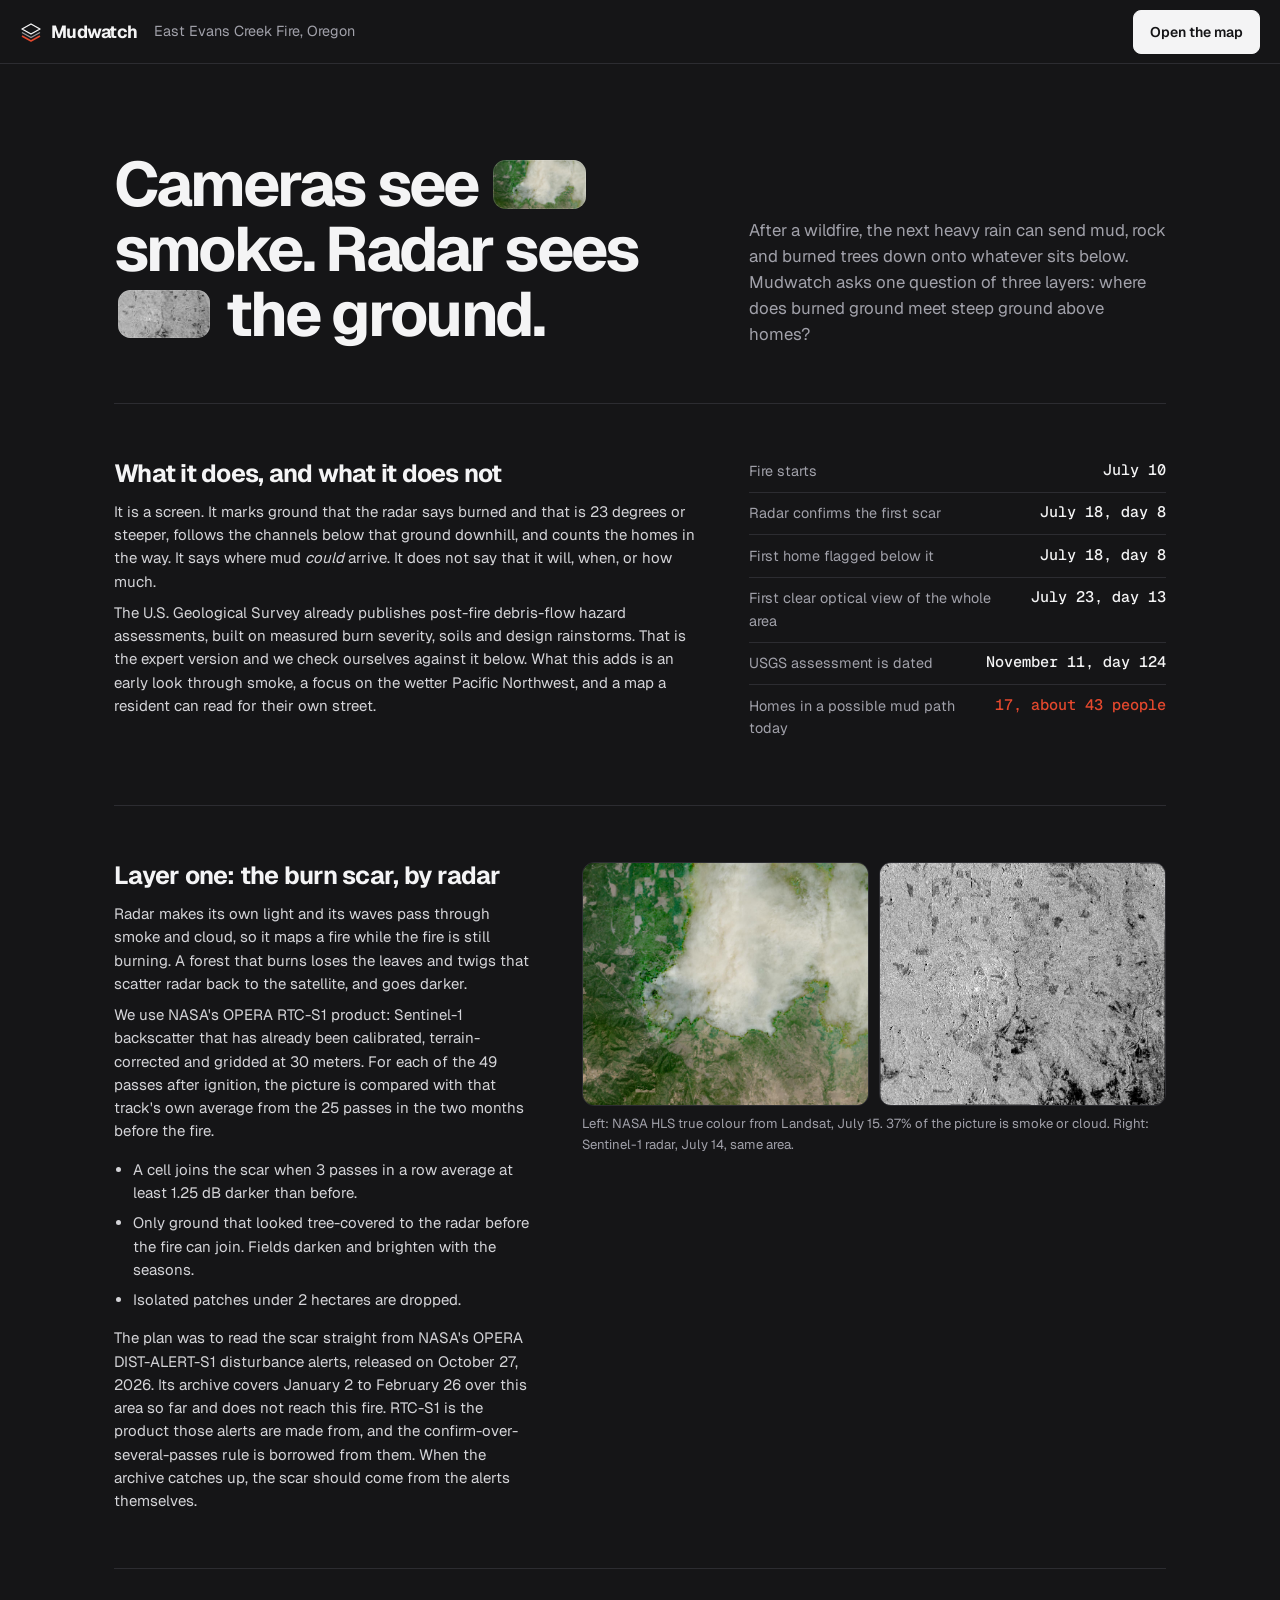
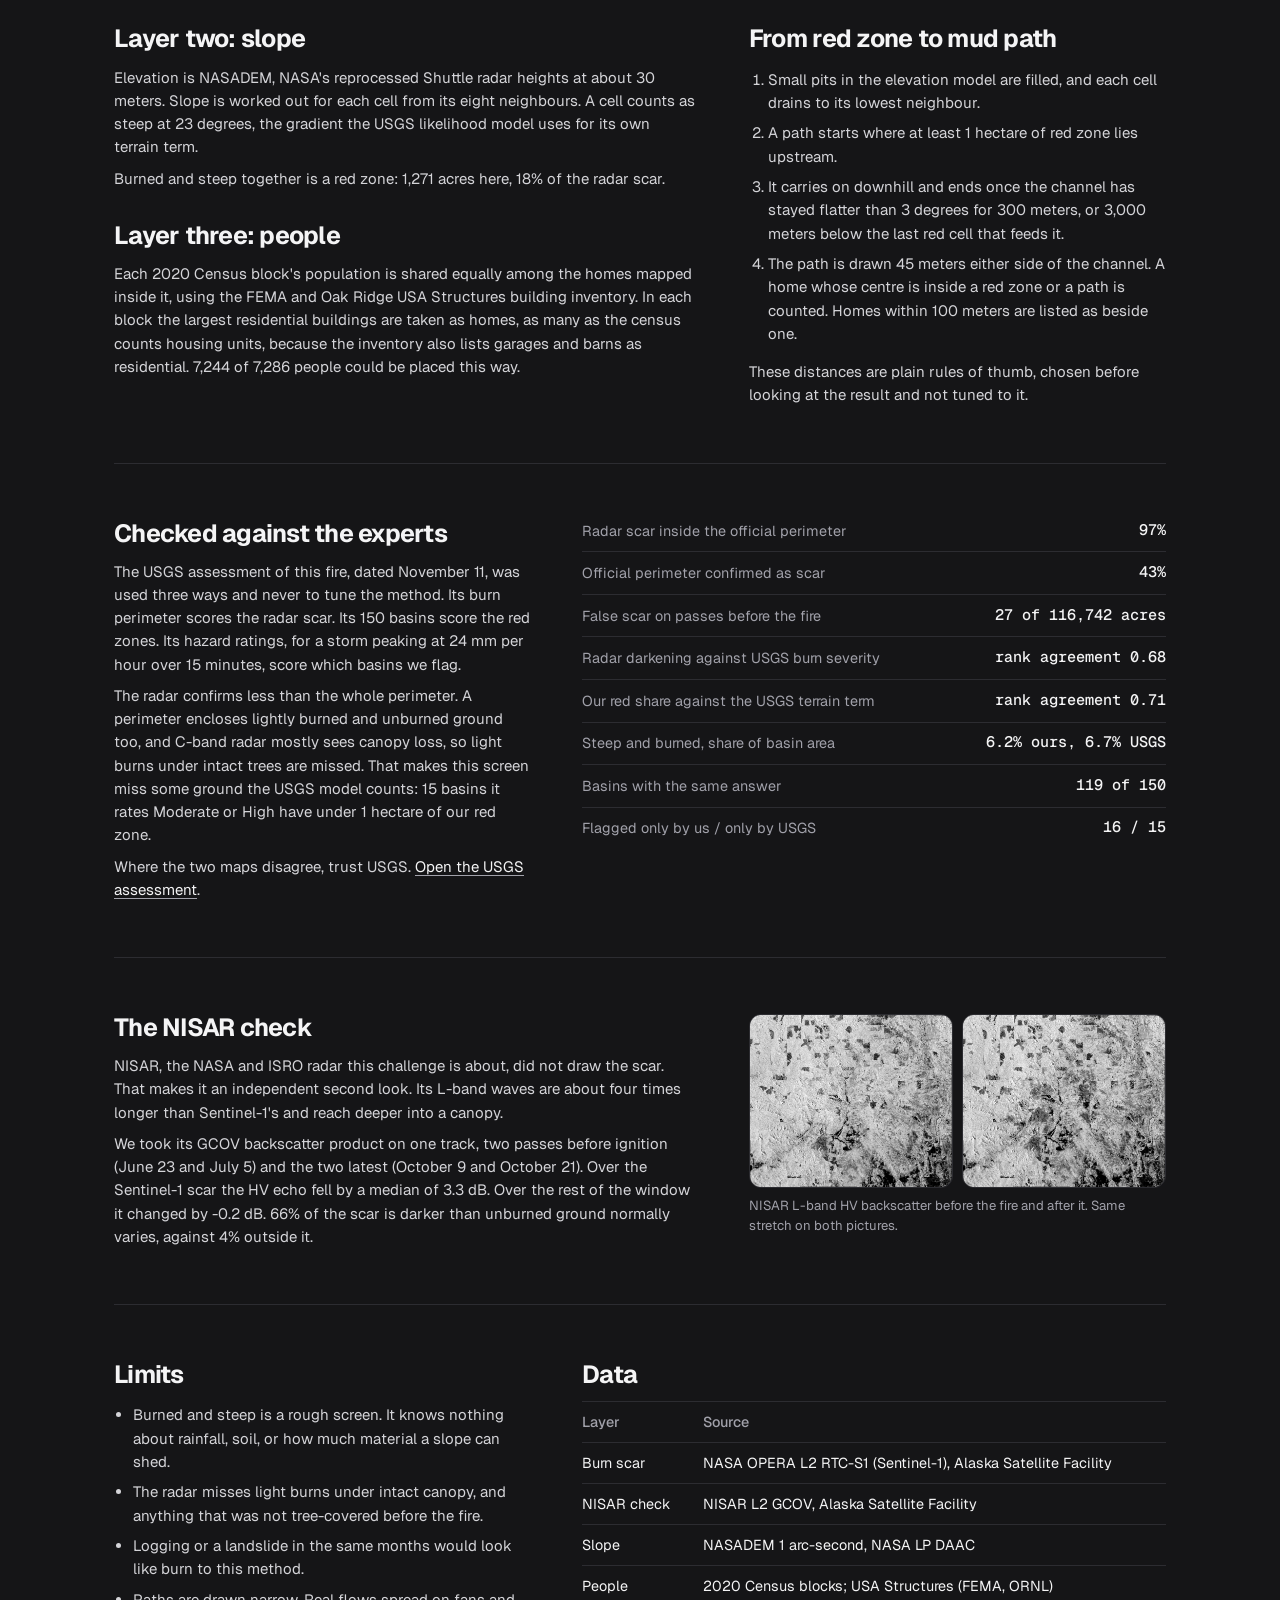
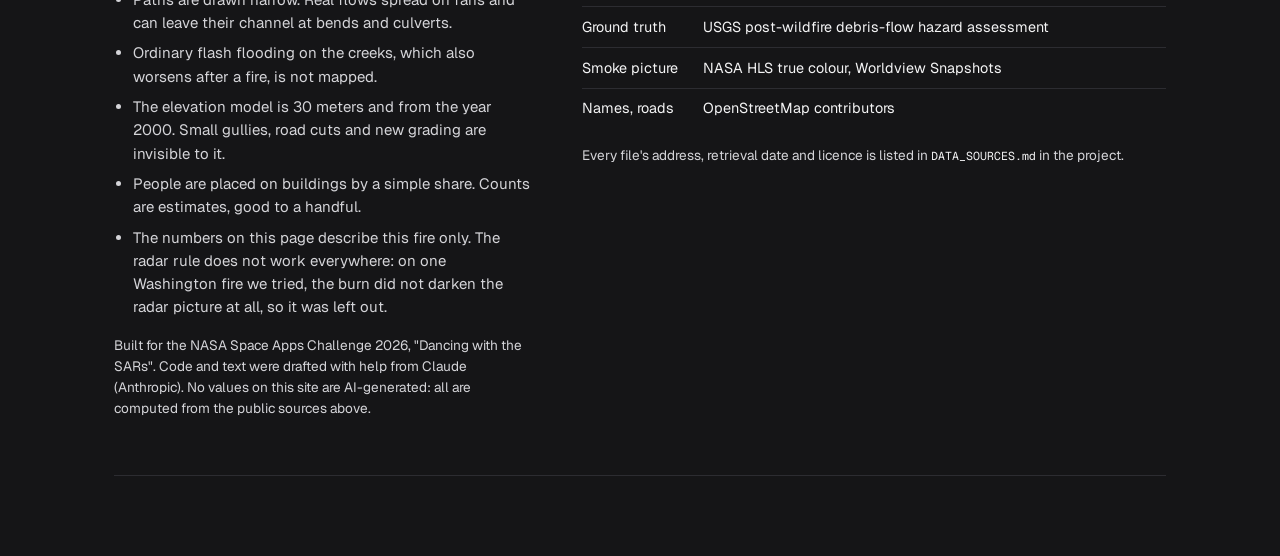
<file: site/methods.html>
<!doctype html>
<html lang="en">
<head>
<meta charset="utf-8">
<meta name="viewport" content="width=device-width, initial-scale=1">
<title>How Mudwatch works</title>
<meta name="description" content="The data, the method and the limits behind Mudwatch.">
<link rel="preconnect" href="https://fonts.googleapis.com">
<link rel="preconnect" href="https://fonts.gstatic.com" crossorigin>
<link href="https://fonts.googleapis.com/css2?family=Geist:wght@400;500;600;700&family=Geist+Mono:wght@400;500;600&display=swap" rel="stylesheet">
<link href="styles.css?v=20261115d" rel="stylesheet">
<style>
  body { display: block; height: auto; background: var(--sheet); }
  .doc { max-width: 1100px; margin: 0 auto; padding: 0 1.5rem 5rem; }
  .lead { display: grid; grid-template-columns: 7fr 5fr; gap: clamp(1.5rem, 4vw, 4rem); align-items: end; padding: clamp(2.5rem, 7vw, 5.5rem) 0 clamp(2rem, 5vw, 3.5rem); border-bottom: 1px solid var(--seam); }
  .lead h1 { font-size: clamp(2.1rem, 5.2vw, 3.9rem); line-height: 1.04; letter-spacing: -0.045em; }
  /* Pictures at type height, set between the words they belong to */
  .chip { display: inline-block; height: 0.78em; aspect-ratio: 1.9; border-radius: 0.2em; background-size: cover; background-position: 50% 40%; vertical-align: -0.04em; margin: 0 0.06em; box-shadow: inset 0 0 0 1px rgba(255, 255, 255, 0.14); }
  .lead p { color: var(--ash); font-size: 1.05rem; max-width: 40ch; margin: 0; }
  .row { display: grid; grid-template-columns: 7fr 5fr; gap: clamp(1.5rem, 4vw, 4rem); padding: clamp(2rem, 5vw, 3.5rem) 0; border-bottom: 1px solid var(--seam); align-items: start; }
  .row.flip { grid-template-columns: 5fr 7fr; }
  .row.flip > :first-child { order: 2; }
  .row h2 { font-size: 1.55rem; font-weight: 700; letter-spacing: -0.03em; margin: 0 0 0.8rem; }
  .row p, .row li { max-width: 62ch; color: #d4d4d8; }
  .row ol, .row ul { padding-left: 1.2rem; }
  .row li { margin-top: 0.45rem; }
  .row figure { margin: 0; }
  .row figure img { display: block; width: 100%; border-radius: 12px; border: 1px solid var(--seam); background: var(--soot); }
  .pair { display: grid; grid-template-columns: 1fr 1fr; gap: 0.6rem; }
  figcaption { font-size: 0.82rem; color: var(--ash); margin-top: 0.5rem; }
  .nums { margin: 0; padding: 0; }
  .nums div { display: grid; grid-template-columns: 1fr auto; gap: 1rem; padding: 0.6rem 0; border-top: 1px solid var(--seam); }
  .nums div:first-child { border-top: 0; padding-top: 0; }
  .nums dt { color: var(--ash); font-size: 0.9rem; }
  .nums dd { margin: 0; font: 500 0.95rem var(--mono); text-align: right; white-space: nowrap; }
  .nums dd.hot { color: var(--cinder); }
  table { border-collapse: collapse; width: 100%; font-size: 0.9rem; }
  th { color: var(--ash); font-weight: 500; }
  th, td { text-align: left; vertical-align: top; padding: 0.55rem 0.9rem 0.55rem 0; border-top: 1px solid var(--seam); }
  code { font: 0.85em var(--mono); color: var(--bone); }
  @media (max-width: 767px) {
    .lead, .row, .row.flip { grid-template-columns: 1fr; }
    .row.flip > :first-child { order: 0; }
    .chip { display: none; }
  }
</style>
</head>
<body>
<header class="top">
  <a class="brand" href="./"><svg viewBox="0 0 22 22" width="22" height="22" aria-hidden="true"><path d="M11 3 20 8l-9 5-9-5z" fill="none" stroke="currentColor" stroke-width="1.4" stroke-linejoin="round"/><path d="m2 11.5 9 5 9-5" fill="none" stroke="currentColor" stroke-width="1.4" stroke-linejoin="round" opacity=".6"/><path d="m2 15 9 5 9-5" fill="none" stroke="#e5482d" stroke-width="1.6" stroke-linejoin="round"/></svg>Mudwatch</a>
  <span class="place" id="place"></span>
  <nav class="top-actions"><a class="btn btn-solid" id="back" href="./">Open the map</a></nav>
</header>

<main class="doc" id="doc"><p class="lede" style="padding:3rem 0">Loading the method…</p></main>

<script>
(async function () {
  const fmt = (n) => Math.round(n).toLocaleString("en-US");
  const pct = (x) => Math.round(x * 100) + "%";
  const acres = (km2) => fmt(km2 * 247.105);
  const M = ["January", "February", "March", "April", "May", "June", "July", "August", "September", "October", "November", "December"];
  const day = (iso) => `${M[+iso.slice(5, 7) - 1]} ${+iso.slice(8, 10)}`;
  const between = (a, b) => Math.round((Date.parse(b) - Date.parse(a)) / 864e5);
  const fires = await fetch("data/fires.json").then((r) => r.json());
  const asked = new URLSearchParams(location.search).get("fire");
  const fid = fires.some((f) => f.id === asked) ? asked : fires[0].id;
  const D = `data/${fid}/`;
  const f = await fetch(D + "fire.json").then((r) => r.json());
  const d = f.dates, k = f.scar_check, m = f.scar_method, r = f.rule, t = f.totals, C = f.usgs_check, N = f.nisar && f.nisar.ok ? f.nisar : null, O = f.optical && f.optical.ok ? f.optical : null, P = f.people;
  document.getElementById("place").textContent = f.name;
  document.getElementById("back").href = "./?fire=" + fid;
  document.title = `How Mudwatch works: ${f.short_name}`;
  const row = (dt, dd, hot) => `<div><dt>${dt}</dt><dd${hot ? ' class="hot"' : ""}>${dd}</dd></div>`;

  document.getElementById("doc").innerHTML = `
  <section class="lead">
    <h1>Cameras see ${O ? `<span class="chip" style="background-image:url(${D}optical.jpg)" role="img" aria-label="Optical satellite picture of the smoke plume"></span>` : ""} smoke. Radar sees ${f.radar_picture ? `<span class="chip" style="background-image:url(${D}radar.png)" role="img" aria-label="Radar picture of the same hills"></span>` : ""} the ground.</h1>
    <p>After a wildfire, the next heavy rain can send mud, rock and burned trees down onto whatever sits below. Mudwatch asks one question of three layers: where does burned ground meet steep ground above homes?</p>
  </section>

  <section class="row">
    <div>
      <h2>What it does, and what it does not</h2>
      <p>It is a screen. It marks ground that the radar says burned and that is ${r.steep_deg} degrees or steeper, follows the channels below that ground downhill, and counts the homes in the way. It says where mud <em>could</em> arrive. It does not say that it will, when, or how much.</p>
      <p>The U.S. Geological Survey already publishes post-fire debris-flow hazard assessments, built on measured burn severity, soils and design rainstorms. That is the expert version and we check ourselves against it below. What this adds is an early look through smoke, a focus on the wetter Pacific Northwest, and a map a resident can read for their own street.</p>
    </div>
    <dl class="nums">
      ${row("Fire starts", day(d.ignition))}
      ${row("Radar confirms the first scar", `${day(d.first_scar)}, day ${between(d.ignition, d.first_scar)}`)}
      ${row("First home flagged below it", `${day(d.first_home)}, day ${between(d.ignition, d.first_home)}`)}
      ${O && O.first_clear_view ? row("First clear optical view of the whole area", `${day(O.first_clear_view)}, day ${between(d.ignition, O.first_clear_view)}`) : ""}
      ${row("USGS assessment is dated", `${day(d.usgs_assessment)}, day ${between(d.ignition, d.usgs_assessment)}`)}
      ${row("Homes in a possible mud path today", `${t.homes_in_zone}, about ${t.people_in_zone} people`, true)}
    </dl>
  </section>

  <section class="row flip">
    <figure>
      <div class="pair">${O ? `<img src="${D}optical.jpg" alt="True-colour satellite picture with a smoke plume covering the fire" loading="lazy">` : ""}${f.radar_picture ? `<img src="${D}radar.png" alt="Radar picture of the same area with the terrain fully visible" loading="lazy">` : ""}</div>
      <figcaption>${O ? `Left: NASA HLS true colour from ${O.satellite}, ${day(O.date)}. ${pct(O.haze_share)} of the picture is smoke or cloud.` : ""} ${f.radar_picture ? `Right: Sentinel-1 radar, ${day(f.radar_picture.date)}, same area.` : ""}</figcaption>
    </figure>
    <div>
      <h2>Layer one: the burn scar, by radar</h2>
      <p>Radar makes its own light and its waves pass through smoke and cloud, so it maps a fire while the fire is still burning. A forest that burns loses the leaves and twigs that scatter radar back to the satellite, and goes darker.</p>
      <p>We use NASA's OPERA RTC-S1 product: Sentinel-1 backscatter that has already been calibrated, terrain-corrected and gridded at 30 meters. For each of the ${f.timeline.length} passes after ignition, the picture is compared with that track's own average from the ${f.passes_before} passes in the two months before the fire.</p>
      <ul>
        <li>A cell joins the scar when ${m.looks} passes in a row average at least ${m.drop_db} dB darker than before.</li>
        <li>Only ground that looked tree-covered to the radar before the fire can join. Fields darken and brighten with the seasons.</li>
        <li>Isolated patches under ${m.min_patch_ha} hectares are dropped.</li>
      </ul>
      <p>${f.dist && !f.dist.available_for_fire ? `The plan was to read the scar straight from NASA's OPERA DIST-ALERT-S1 disturbance alerts, released on October 27, 2026. Its archive covers ${day(f.dist.first_date)} to ${day(f.dist.last_date)} over this area so far and does not reach this fire. RTC-S1 is the product those alerts are made from, and the confirm-over-several-passes rule is borrowed from them. When the archive catches up, the scar should come from the alerts themselves.` : ""}</p>
    </div>
  </section>

  <section class="row">
    <div>
      <h2>Layer two: slope</h2>
      <p>Elevation is NASADEM, NASA's reprocessed Shuttle radar heights at about 30 meters. Slope is worked out for each cell from its eight neighbours. A cell counts as steep at ${r.steep_deg} degrees, the gradient the USGS likelihood model uses for its own terrain term.</p>
      <p>Burned and steep together is a red zone: ${acres(t.red_km2)} acres here, ${pct(t.steep_share_of_scar)} of the radar scar.</p>
      <h2 style="margin-top:2rem">Layer three: people</h2>
      <p>Each 2020 Census block's population is shared equally among the homes mapped inside it, using the FEMA and Oak Ridge USA Structures building inventory. In each block the largest residential buildings are taken as homes, as many as the census counts housing units, because the inventory also lists garages and barns as residential. ${fmt(P.people_placed_on_homes)} of ${fmt(P.block_population)} people could be placed this way.</p>
    </div>
    <div>
      <h2>From red zone to mud path</h2>
      <ol>
        <li>Small pits in the elevation model are filled, and each cell drains to its lowest neighbour.</li>
        <li>A path starts where at least ${r.min_source_ha} hectare of red zone lies upstream.</li>
        <li>It carries on downhill and ends once the channel has stayed flatter than ${r.runout_stop_deg} degrees for ${r.runout_flat_m} meters, or ${fmt(r.runout_max_m)} meters below the last red cell that feeds it.</li>
        <li>The path is drawn ${r.path_half_width_m} meters either side of the channel. A home whose centre is inside a red zone or a path is counted. Homes within ${r.near_path_m} meters are listed as beside one.</li>
      </ol>
      <p>These distances are plain rules of thumb, chosen before looking at the result and not tuned to it.</p>
    </div>
  </section>

  <section class="row flip">
    <dl class="nums">
      ${row("Radar scar inside the official perimeter", pct(k.share_of_scar_inside_perimeter))}
      ${row("Official perimeter confirmed as scar", pct(k.share_of_perimeter_detected))}
      ${row("False scar on passes before the fire", `${acres(k.prefire_false_alarm_km2)} of ${acres(k.window_km2)} acres`)}
      ${row("Radar darkening against USGS burn severity", `rank agreement ${C.radar_vs_severity.spearman.toFixed(2)}`)}
      ${row("Our red share against the USGS terrain term", `rank agreement ${C.red_vs_terrain.spearman.toFixed(2)}`)}
      ${row("Steep and burned, share of basin area", `${(C.mean_red_share * 100).toFixed(1)}% ours, ${(C.mean_terrain_term * 100).toFixed(1)}% USGS`)}
      ${row("Basins with the same answer", `${C.table.both + C.table.neither} of ${C.n_basins}`)}
      ${row("Flagged only by us / only by USGS", `${C.table.only_ours} / ${C.table.only_usgs}`)}
    </dl>
    <div>
      <h2>Checked against the experts</h2>
      <p>The USGS assessment of this fire, dated ${day(d.usgs_assessment)}, was used three ways and never to tune the method. Its burn perimeter scores the radar scar. Its ${C.n_basins} basins score the red zones. Its hazard ratings, for a storm peaking at ${C.design_storm_mm_h} mm per hour over 15 minutes, score which basins we flag.</p>
      <p>The radar confirms less than the whole perimeter. A perimeter encloses lightly burned and unburned ground too, and C-band radar mostly sees canopy loss, so light burns under intact trees are missed. That makes this screen miss some ground the USGS model counts: ${C.table.only_usgs} basins it rates Moderate or High have under ${r.min_source_ha} hectare of our red zone.</p>
      <p>Where the two maps disagree, trust USGS. <a href="${f.usgs.sciencebase_url}" target="_blank" rel="noopener">Open the USGS assessment</a>.</p>
    </div>
  </section>

  ${N ? `<section class="row">
    <div>
      <h2>The NISAR check</h2>
      <p>NISAR, the NASA and ISRO radar this challenge is about, did not draw the scar. That makes it an independent second look. Its L-band waves are about four times longer than Sentinel-1's and reach deeper into a canopy.</p>
      <p>We took its GCOV backscatter product on one track, two passes before ignition (${N.before_dates.map(day).join(" and ")}) and the two latest (${N.after_dates.map(day).join(" and ")}). Over the Sentinel-1 scar the HV echo fell by a median of ${Math.abs(N.change_in_scar_db).toFixed(1)} dB. Over the rest of the window it changed by ${N.change_outside_db.toFixed(1)} dB. ${pct(N.share_of_scar_darker)} of the scar is darker than unburned ground normally varies, against ${pct(N.share_of_unburned_darker)} outside it.</p>
    </div>
    <figure>
      <div class="pair"><img src="${D}nisar_before.png" alt="NISAR radar picture before the fire" loading="lazy"><img src="${D}nisar_after.png" alt="NISAR radar picture after the fire, with the burned area darker" loading="lazy"></div>
      <figcaption>NISAR L-band HV backscatter before the fire and after it. Same stretch on both pictures.</figcaption>
    </figure>
  </section>` : ""}

  <section class="row flip">
    <div>
      <h2>Data</h2>
      <table>
        <tr><th>Layer</th><th>Source</th></tr>
        <tr><td>Burn scar</td><td>NASA OPERA L2 RTC-S1 (Sentinel-1), Alaska Satellite Facility</td></tr>
        <tr><td>NISAR check</td><td>NISAR L2 GCOV, Alaska Satellite Facility</td></tr>
        <tr><td>Slope</td><td>NASADEM 1 arc-second, NASA LP DAAC</td></tr>
        <tr><td>People</td><td>2020 Census blocks; USA Structures (FEMA, ORNL)</td></tr>
        <tr><td>Ground truth</td><td>USGS post-wildfire debris-flow hazard assessment</td></tr>
        <tr><td>Smoke picture</td><td>NASA HLS true colour, Worldview Snapshots</td></tr>
        <tr><td>Names, roads</td><td>OpenStreetMap contributors</td></tr>
      </table>
      <p class="hint">Every file's address, retrieval date and licence is listed in <code>DATA_SOURCES.md</code> in the project.</p>
    </div>
    <div>
      <h2>Limits</h2>
      <ul>
        <li>Burned and steep is a rough screen. It knows nothing about rainfall, soil, or how much material a slope can shed.</li>
        <li>The radar misses light burns under intact canopy, and anything that was not tree-covered before the fire.</li>
        <li>Logging or a landslide in the same months would look like burn to this method.</li>
        <li>Paths are drawn narrow. Real flows spread on fans and can leave their channel at bends and culverts.</li>
        <li>Ordinary flash flooding on the creeks, which also worsens after a fire, is not mapped.</li>
        <li>The elevation model is 30 meters and from the year 2000. Small gullies, road cuts and new grading are invisible to it.</li>
        <li>People are placed on buildings by a simple share. Counts are estimates, good to a handful.</li>
        <li>The numbers on this page describe this fire only. The radar rule does not work everywhere: on one Washington fire we tried, the burn did not darken the radar picture at all, so it was left out.</li>
      </ul>
      <p class="hint">Built for the NASA Space Apps Challenge 2026, "Dancing with the SARs". Code and text were drafted with help from Claude (Anthropic). No values on this site are AI-generated: all are computed from the public sources above.</p>
    </div>
  </section>`;
})().catch((e) => { console.error(e); document.getElementById("doc").innerHTML = '<p class="notice" style="margin-top:3rem">The data for this page did not load. Check your connection and reload.</p>'; });
</script>
</body>
</html>
</file>
<file: site/styles.css>
:root {
  /* Zinc neutrals and one accent. Cinder is the only colour on the page and it means one thing. */
  --soot: #0e0e10;        /* the pass strip */
  --sheet: #151517;       /* header, reading column, dialog */
  --recess: #1d1d20;      /* tracks, hover fills, note blocks */
  --raised: #29292d;      /* selected tab, floating map furniture */
  --seam: #2c2c31;
  --bone: #f4f4f5;
  --ash: #a1a1aa;
  --cinder: #e5482d;
  --cinder-wash: rgba(229, 72, 45, 0.14);
  --sans: "Geist", system-ui, sans-serif;
  --mono: "Geist Mono", ui-monospace, monospace;
  --spring: cubic-bezier(0.22, 1, 0.36, 1);
  --lift: 0 1px 2px rgba(14, 14, 16, 0.5), 0 12px 32px rgba(14, 14, 16, 0.55);
}

* { box-sizing: border-box; }
[hidden] { display: none !important; }
html { color-scheme: dark; }
html, body { height: 100%; margin: 0; }
body {
  display: grid;
  grid-template-rows: auto 1fr auto;
  height: 100dvh;
  background: var(--recess);
  color: var(--bone);
  font: 15px/1.55 var(--sans);
  -webkit-font-smoothing: antialiased;
}
h1, h2, h3 { margin: 0; line-height: 1.1; }
h1 { font-size: 1.7rem; font-weight: 700; letter-spacing: -0.03em; text-wrap: balance; }
h2 { font-size: 1rem; font-weight: 600; letter-spacing: -0.01em; margin-top: 1.75rem; }
p { margin: 0.5rem 0 0; }
a { color: var(--bone); text-underline-offset: 0.18em; text-decoration-color: var(--ash); }
:focus-visible { outline: 2px solid var(--bone); outline-offset: 2px; }
.num, output, strong { font-variant-numeric: tabular-nums; }

/* Top bar */
.top {
  display: flex; align-items: center; gap: 1rem; flex-wrap: wrap;
  padding: 0.6rem 1.25rem;
  background: var(--sheet);
  border-bottom: 1px solid var(--seam);
  position: relative; z-index: 2;
}
.brand { display: inline-flex; align-items: center; gap: 0.55rem; font-weight: 700; font-size: 1.1rem; letter-spacing: -0.03em; color: var(--bone); text-decoration: none; min-height: 44px; }
.place { color: var(--ash); font-size: 0.9rem; }
.place select {
  font: 500 0.9rem var(--sans); color: var(--bone);
  background: var(--recess); border: 1px solid var(--seam); border-radius: 8px;
  min-height: 44px; padding: 0.45rem 0.6rem; max-width: 60vw; cursor: pointer;
}
.top-actions { margin-left: auto; display: flex; align-items: center; gap: 0.35rem; flex-wrap: wrap; }
.top-actions .btn-solid { margin-left: 0.5rem; }
.sr-only { position: absolute; width: 1px; height: 1px; overflow: hidden; clip: rect(0 0 0 0); white-space: nowrap; }

.btn {
  display: inline-flex; align-items: center; justify-content: center; gap: 0.5rem;
  min-height: 44px;
  font: 600 0.875rem var(--sans);
  padding: 0.5rem 1rem;
  border: 1px solid var(--seam); border-radius: 8px;
  background: var(--sheet); color: var(--bone);
  cursor: pointer; text-decoration: none;
  transition: background 0.2s var(--spring), border-color 0.2s var(--spring), transform 0.2s var(--spring);
}
.btn:hover { background: var(--recess); border-color: #45454c; }
.btn:active { transform: translateY(1px); }
.btn-solid { background: var(--bone); color: var(--sheet); border-color: var(--bone); }
.btn-solid:hover { background: #fff; border-color: #fff; }
.btn-round { width: 2.9rem; height: 2.9rem; min-height: 0; padding: 0; border-radius: 50%; flex: none; }
/* Quiet header actions: plain links, so the one solid button stands alone */
.link {
  display: inline-flex; align-items: center; min-height: 44px; padding: 0 0.6rem;
  font: 500 0.875rem var(--sans); color: var(--ash);
  background: none; border: 0; border-radius: 8px; cursor: pointer; text-decoration: none;
  transition: color 0.2s var(--spring), background 0.2s var(--spring);
}
.link:hover { color: var(--bone); background: var(--recess); }

/* Stage: the map leads, the reading column sits to its right */
.stage { display: grid; grid-template-columns: 1fr 420px; min-height: 0; }
.panel {
  background: var(--sheet);
  border-left: 1px solid var(--seam);
  padding: 1.25rem 1.5rem 2rem;
  overflow-y: auto;
  scrollbar-width: thin; scrollbar-color: #3a3a40 transparent;
}
.mapwrap { position: relative; min-height: 0; background: var(--soot); }
#map { position: absolute; inset: 0; }

/* View switch: a recessed track with a raised thumb */
.views { display: grid; grid-auto-flow: column; grid-auto-columns: 1fr; gap: 4px; padding: 4px; background: var(--recess); border-radius: 10px; margin-bottom: 1.25rem; }
.views button {
  min-height: 40px;
  font: 600 0.84rem var(--sans); padding: 0.55rem 0.3rem; white-space: nowrap; border: 0; border-radius: 7px;
  background: transparent; color: var(--ash); cursor: pointer;
  transition: background 0.2s var(--spring), color 0.2s var(--spring);
}
.views button:hover { color: var(--bone); }
.views button[aria-selected="true"] { background: var(--raised); color: var(--bone); box-shadow: 0 1px 2px rgba(14, 14, 16, 0.5); }

/* The layer stack: three plates in isometric projection, one per map layer */
.stack { display: grid; grid-template-columns: 7.5rem 1fr; gap: 0.5rem 1rem; align-items: center; }
.plates { position: relative; height: 9.6rem; }
.plate {
  position: absolute; left: 50%; width: 5.2rem; height: 5.2rem; margin-left: -2.6rem;
  border: 1.5px solid #5b5b63; border-radius: 6px;
  transform: rotateX(58deg) rotateZ(45deg);
  transition: transform 0.45s var(--spring), border-color 0.3s var(--spring), opacity 0.3s var(--spring);
  background-color: var(--sheet);
}
.p-burn { top: -0.2rem; }
.p-slope { top: 2.1rem; }
.p-people { top: 4.4rem; }
.plate.on { border-color: var(--bone); }
.p-burn.on { background-color: rgba(212, 212, 216, 0.42); }
.p-slope.on { background-image: repeating-linear-gradient(90deg, rgba(244, 244, 245, 0.75) 0 1.5px, transparent 1.5px 7px); }
.p-people.on { background-image: radial-gradient(circle, var(--bone) 1.6px, transparent 2px); background-size: 14px 14px; background-position: 4px 4px; }
.plate.lift { transform: translateY(-3px) rotateX(58deg) rotateZ(45deg); }
/* The column that joins the plates once all three are on: the only red in the panel */
.core {
  position: absolute; left: 50%; top: 2.2rem; width: 1.15rem; height: 5.4rem; margin-left: -0.575rem;
  background: var(--cinder); border-radius: 3px;
  opacity: 0; transform: scaleY(0.2); transform-origin: 50% 0;
  transition: opacity 0.35s var(--spring), transform 0.5s var(--spring);
  mix-blend-mode: normal; pointer-events: none;
}
.stack.all .core { opacity: 0.92; transform: none; }
.stack-keys { display: grid; gap: 2px; }
.layer {
  display: grid; grid-template-columns: auto 1fr; column-gap: 0.7rem; align-items: center;
  min-height: 3rem; padding: 0.35rem 0.6rem; margin-left: -0.6rem;
  border: 0; border-radius: 8px; background: none; color: var(--ash);
  font: inherit; text-align: left; cursor: pointer;
  transition: background 0.2s var(--spring), color 0.2s var(--spring), transform 0.2s var(--spring);
}
.layer::before {
  content: ""; grid-row: 1 / 3; width: 2.1rem; height: 1.2rem; border-radius: 1rem; background: #3f3f46;
  box-shadow: inset 0 0 0 1px rgba(255, 255, 255, 0.04);
  background-image: radial-gradient(circle at 0.6rem 50%, var(--bone) 0.42rem, transparent 0.46rem);
  transition: background-color 0.25s var(--spring);
}
.layer[aria-pressed="true"]::before { background-color: #71717a; background-image: radial-gradient(circle at 1.5rem 50%, var(--bone) 0.42rem, transparent 0.46rem); }
.layer b { font-weight: 600; color: var(--bone); line-height: 1.2; }
.layer span { grid-column: 2; font-size: 0.82rem; line-height: 1.25; }
.layer:hover { background: var(--recess); }
.layer:active { transform: translateY(1px); }
#routes-switch { margin-top: 1rem; padding-top: 0.6rem; border-top: 1px solid var(--seam); }
#routes-switch .layer { width: 100%; }
.stack-says { font-size: 0.9rem; color: #d4d4d8; min-height: 2.8em; margin: 0.6rem 0 0; }
#answer { margin-top: 1.6rem; padding-top: 1.4rem; border-top: 1px solid var(--seam); }
#how .how-lede { margin: 0.35rem 0 0.9rem; }
.stack-says b { color: var(--cinder); font-weight: 600; }

.lede { color: #d4d4d8; font-size: 1rem; margin-top: 0.7rem; max-width: 62ch; }
#headline b { color: var(--cinder); font-weight: 700; }
.hint { color: var(--ash); font-size: 0.85rem; margin-top: 1rem; }
.notice { background: var(--recess); border-left: 2px solid var(--ash); color: var(--bone); border-radius: 0 8px 8px 0; padding: 0.7rem 0.9rem; margin: 1rem 0; font-size: 0.875rem; }

/* Address search: label above, message below */
.find { margin-top: 1.4rem; padding: 0.9rem 1rem 0.6rem; background: var(--recess); border-radius: 12px; }
.find label { display: block; font-size: 0.95rem; font-weight: 600; margin-bottom: 0.5rem; }
.find input { background: var(--sheet) !important; }
.find .btn { background: var(--bone); color: var(--sheet); border-color: var(--bone); }
.find .btn:hover { background: #fff; }
.find-row { display: grid; grid-template-columns: 1fr auto; gap: 0.5rem; }
.find input {
  min-height: 44px; min-width: 0; padding: 0.5rem 0.75rem; font: 0.95rem var(--sans); color: var(--bone);
  background: var(--recess); border: 1px solid var(--seam); border-radius: 8px;
}
.find input::placeholder { color: #71717a; }
.find-msg { font-size: 0.82rem; color: var(--ash); min-height: 1.3em; margin-top: 0.35rem; }

.rank { list-style: none; padding: 0; margin: 0.6rem -0.6rem 0; }
.rank li + li { border-top: 1px solid var(--seam); }
.rank li { animation: rise 0.45s var(--spring) both; animation-delay: calc(var(--i, 0) * 30ms); }
@keyframes rise { from { opacity: 0; transform: translateY(6px); } }
.rank button {
  display: grid; grid-template-columns: 1fr auto; gap: 0.1rem 0.75rem; width: 100%; min-height: 44px;
  padding: 0.65rem 0.6rem; border: 0; border-radius: 8px; background: none; text-align: left; font: inherit; color: inherit; cursor: pointer;
  transition: background 0.2s var(--spring);
}
.rank button:hover { background: var(--recess); }
.rank-name { font-weight: 600; }
.rank-when { font: 500 0.9rem var(--mono); color: var(--cinder); white-space: nowrap; }
.rank-when.plain { color: var(--bone); }
.rank-sub { grid-column: 1 / -1; font-size: 0.8rem; color: var(--ash); }

/* Block card */
.card .back { margin-bottom: 1rem; }
.card .where { color: var(--ash); }
.status { display: flex; gap: 0.6rem; align-items: baseline; margin-top: 1rem; padding: 0.8rem 0.9rem; border-radius: 10px; background: var(--recess); font-weight: 600; line-height: 1.3; }
.status i { width: 0.7rem; height: 0.7rem; border-radius: 50%; flex: none; background: #71717a; transform: translateY(0.05rem); }
.status.in { background: var(--cinder-wash); }
.status.in i { background: var(--cinder); box-shadow: inset 0 0 0 2px var(--cinder), inset 0 0 0 4px var(--bone); }
.status.near i { background: var(--bone); }
.facts { margin: 1rem 0 0; padding: 0; }
.facts > div { display: grid; grid-template-columns: 8.5rem 1fr; gap: 0.75rem; padding: 0.7rem 0; border-top: 1px solid var(--seam); }
.facts dt { color: var(--ash); font-size: 0.85rem; padding-top: 0.2rem; }
.facts dd { margin: 0; }
.facts .big { font: 500 1.35rem/1.15 var(--mono); letter-spacing: -0.02em; display: block; }
.facts .big.hot { color: var(--cinder); }
.facts .small { font-size: 0.82rem; color: var(--ash); display: block; margin-top: 0.2rem; }
.say { margin-top: 1rem; padding: 0.9rem 1rem; background: var(--recess); border-radius: 10px; }
.say h3 { font-size: 0.85rem; font-weight: 600; margin-bottom: 0.3rem; }
.say ol { margin: 0.4rem 0 0; padding-left: 1.2rem; }
.say li { margin-top: 0.35rem; }
.say + .say { margin-top: 0.6rem; }
.card-actions { display: flex; gap: 0.5rem; margin-top: 1rem; flex-wrap: wrap; }

/* Map furniture: kept to the corners, never over each other */
.legend {
  position: absolute; left: 1rem; bottom: 1rem;
  background: rgba(29, 29, 32, 0.9); -webkit-backdrop-filter: blur(10px); backdrop-filter: blur(10px);
  border: 1px solid rgba(255, 255, 255, 0.06);
  border-radius: 12px; box-shadow: var(--lift);
  padding: 0.8rem 0.95rem; font-size: 0.8rem; max-width: 17.5rem;
}
.legend b { display: block; margin-bottom: 0.4rem; font-size: 0.82rem; font-weight: 600; }
.legend .key { display: flex; align-items: center; gap: 0.55rem; margin-top: 0.32rem; line-height: 1.3; }
.legend .sw { width: 0.95rem; height: 0.95rem; border-radius: 4px; flex: none; }
.legend .sw.dot { border-radius: 50%; width: 0.6rem; height: 0.6rem; margin: 0 0.175rem; }
.legend .src { color: var(--ash); margin-top: 0.5rem; }
.caption {
  position: absolute; left: 1rem; top: 1rem;
  background: var(--bone); color: var(--sheet); padding: 0.8rem 1.1rem; border-radius: 12px; box-shadow: var(--lift);
  font-weight: 600; font-size: 1.15rem; line-height: 1.3; letter-spacing: -0.02em; max-width: min(30rem, calc(100% - 5.5rem)); text-wrap: balance;
}
.maplibregl-ctrl-group { border-radius: 10px !important; box-shadow: var(--lift) !important; overflow: hidden; background: var(--raised) !important; }
.maplibregl-ctrl-group button + button { border-top-color: rgba(255, 255, 255, 0.08) !important; }
.maplibregl-ctrl-group button .maplibregl-ctrl-icon { filter: invert(1); }
.maplibregl-ctrl-attrib { background: rgba(21, 21, 23, 0.75) !important; color: var(--ash); }
.maplibregl-ctrl-attrib a { color: var(--ash) !important; }
.maplibregl-ctrl-attrib-button { filter: invert(1); }

/* Homes that mud could reach: the loudest thing on the map */
.home-pin {
  width: 30px; height: 30px; border-radius: 50%; cursor: pointer;
  background: var(--cinder); color: #fff; border: 2.5px solid #fff;
  display: grid; place-items: center;
  box-shadow: 0 2px 8px rgba(14, 14, 16, 0.7);
}
.home-pin::after {
  content: ""; position: absolute; inset: -2.5px; border-radius: 50%; border: 2px solid var(--cinder);
  animation: ping 2.2s var(--spring) infinite; pointer-events: none;
}
.home-pin:hover, .home-pin.sel { background: #fff; color: var(--cinder); }
.home-pin svg { display: block; }
/* Way-out label and first-responder clearing point */
.exit-pin {
  display: flex; align-items: center; gap: 0.3rem; cursor: pointer; white-space: nowrap;
  padding: 0.2rem 0.55rem 0.2rem 0.4rem; border-radius: 999px; border: 0;
  background: var(--bone); color: var(--sheet); font: 600 0.75rem var(--sans, inherit);
  box-shadow: 0 2px 8px rgba(14, 14, 16, 0.7);
}
.clear-pin {
  width: 28px; height: 28px; border-radius: 8px; cursor: pointer;
  background: var(--raised); color: var(--bone); border: 2px solid var(--bone);
  display: grid; place-items: center;
  box-shadow: 0 2px 8px rgba(14, 14, 16, 0.7);
}
.clear-pin:hover { background: var(--bone); color: var(--sheet); }
.clear-pin svg, .exit-pin svg { display: block; }
.maplibregl-popup-content { background: var(--sheet); color: var(--bone); border: 1px solid var(--seam); border-radius: 12px; padding: 0.85rem 1rem; font-size: 0.85rem; line-height: 1.45; box-shadow: 0 8px 24px rgba(14, 14, 16, 0.6); }
.maplibregl-popup-content p { margin: 0.4rem 0 0; }
.maplibregl-popup-content .small { color: var(--ash); font-size: 0.78rem; }
.maplibregl-popup-tip { display: none; }
.maplibregl-popup-close-button { color: var(--ash); font-size: 1.1rem; padding: 0.15rem 0.45rem; }
#ways, #clear { margin-top: 1.8rem; }
.rank .num { display: inline-grid; place-items: center; min-width: 1.35rem; height: 1.35rem; margin-right: 0.5rem; border-radius: 5px; background: var(--raised); font: 500 0.75rem var(--mono); font-style: normal; }
button.inline { background: none; border: 0; padding: 0; color: var(--bone); text-decoration: underline; cursor: pointer; font: inherit; }

/* Who is using the map */
.who { border-radius: 16px; padding: 1.75rem 2rem 2rem; width: min(40rem, 94vw); color: var(--bone); background: var(--sheet); border: 1px solid var(--seam); }
.who::backdrop { background: rgba(14, 14, 16, 0.65); -webkit-backdrop-filter: blur(3px); backdrop-filter: blur(3px); }
.who h2 { font-size: 1.6rem; font-weight: 700; letter-spacing: -0.03em; margin: 0; }
.who p { color: #d4d4d8; max-width: 52ch; margin: 0.5rem 0 1.25rem; }
.who-pick { display: grid; grid-template-columns: 1fr 1fr; gap: 0.75rem; }
.who-pick button {
  display: grid; gap: 0.4rem; justify-items: start; text-align: left; cursor: pointer;
  padding: 1.1rem 1.1rem 1.2rem; border-radius: 12px; border: 1px solid var(--seam);
  background: var(--recess); color: var(--bone); font: inherit;
  transition: transform 0.25s var(--spring), border-color 0.25s var(--spring);
}
.who-pick button:hover { border-color: var(--bone); }
.who-pick button:active { transform: translateY(1px); }
.who-pick b { font-size: 1.05rem; }
.who-pick span { font-size: 0.85rem; color: var(--ash); line-height: 1.45; }

@keyframes ping { from { opacity: 0.9; transform: scale(1); } to { opacity: 0; transform: scale(2.3); } }

/* Pass strip */
.strip {
  display: grid; grid-template-columns: auto 1fr minmax(15rem, 24rem); align-items: center; gap: 2rem;
  padding: 0.85rem 1.5rem 0.95rem;
  background: var(--soot);
  border-top: 1px solid var(--seam);
  position: relative; z-index: 2;
}
.strip-date { display: flex; align-items: center; gap: 1.1rem; }
#date-label { display: block; font: 500 2.5rem/1 var(--mono); letter-spacing: -0.06em; min-width: 6.2ch; }
.pass-label { display: block; font: 0.78rem/1.3 var(--sans); color: var(--ash); margin-top: 0.3rem; min-height: 1.3em; }
.strip .btn-round { background: var(--bone); color: var(--soot); border-color: var(--bone); position: relative; }
.strip .btn-round:hover { background: #fff; border-color: #fff; }
.strip-slider { position: relative; padding-bottom: 1.2rem; }
.slider-hint { margin: 0 0 0.1rem; font-size: 0.8rem; color: var(--ash); transition: opacity 0.4s var(--spring); }
.slider-hint.gone { opacity: 0; }
/* The one perpetual motion on the page: the play button breathes until first use */
.btn-round.invite::after {
  content: ""; position: absolute; inset: -1px; border-radius: 50%; border: 2px solid var(--bone);
  animation: breathe 2.4s var(--spring) infinite;
}
@keyframes breathe { from { opacity: 0.7; transform: scale(1); } to { opacity: 0; transform: scale(1.55); } }

#slider {
  --p: 0%;
  -webkit-appearance: none; appearance: none;
  width: 100%; height: 1.75rem; margin: 0; background: transparent; cursor: pointer;
}
#slider::-webkit-slider-runnable-track { height: 8px; border-radius: 8px; background: linear-gradient(90deg, var(--bone) var(--p), rgba(255, 255, 255, 0.13) var(--p)); }
#slider::-moz-range-track { height: 8px; border-radius: 8px; background: rgba(255, 255, 255, 0.13); }
#slider::-moz-range-progress { height: 8px; border-radius: 8px; background: var(--bone); }
#slider::-webkit-slider-thumb {
  -webkit-appearance: none; appearance: none;
  width: 22px; height: 22px; margin-top: -7px; border-radius: 50%;
  background: var(--bone); border: 0; box-shadow: 0 0 0 4px rgba(244, 244, 245, 0.16), 0 2px 6px rgba(14, 14, 16, 0.5);
}
#slider::-moz-range-thumb { width: 22px; height: 22px; border-radius: 50%; background: var(--bone); border: 0; box-shadow: 0 0 0 4px rgba(244, 244, 245, 0.16), 0 2px 6px rgba(14, 14, 16, 0.5); }
#slider:disabled { opacity: 0.4; cursor: default; }
.ticks { position: absolute; left: 11px; right: 11px; bottom: 0; height: 1.1rem; font: 0.7rem var(--mono); color: var(--ash); }
.ticks span { position: absolute; transform: translateX(-50%); padding-top: 0.35rem; white-space: nowrap; }
.ticks span::before { content: ""; position: absolute; left: 50%; top: 0; height: 0.25rem; border-left: 1px solid #52525b; }
.strip-count { border-left: 1px solid var(--seam); padding-left: 1.5rem; }
.strip-count strong { font: 500 2rem/1 var(--mono); letter-spacing: -0.05em; display: block; }
.strip-count strong.hot { color: var(--cinder); }
.strip-count span { font-size: 0.82rem; line-height: 1.35; color: var(--ash); display: block; margin-top: 0.3rem; }
/* The USGS comparison is one snapshot, not a timeline */
.view-usgs .strip-slider, .view-usgs #play { visibility: hidden; }

/* Loading: blocks shaped like the stack, headline and list they stand in for */
.skeleton { display: none; }
.loading .skeleton { display: grid; gap: 0.55rem; }
.loading #overview, .loading .legend { display: none; }
.skeleton i { display: block; border-radius: 8px; background: var(--recess); animation: shimmer 1.2s ease-in-out infinite alternate; }
@keyframes shimmer { to { opacity: 0.45; } }

/* Science check dialog */
.check { border-radius: 16px; padding: 1.75rem 2rem 2rem; width: min(54rem, 94vw); max-height: 90dvh; color: var(--bone); background: var(--sheet); border: 1px solid var(--seam); box-shadow: 0 24px 80px rgba(14, 14, 16, 0.7); }
.check::backdrop { background: rgba(14, 14, 16, 0.65); -webkit-backdrop-filter: blur(3px); backdrop-filter: blur(3px); }
.check .close { float: right; }
.check h2 { font-size: 1.6rem; font-weight: 700; letter-spacing: -0.03em; margin-top: 0; }
.check h3 { font-size: 1.05rem; font-weight: 600; margin-top: 1.9rem; }
.check p { max-width: 66ch; color: #d4d4d8; }
.check .two { display: grid; grid-template-columns: 7fr 5fr; gap: 1.5rem; align-items: start; }
.check table { border-collapse: collapse; width: 100%; margin-top: 0.6rem; font-size: 0.875rem; }
.check th { color: var(--ash); font-weight: 500; }
.check th, .check td { text-align: left; padding: 0.45rem 0.6rem 0.45rem 0; border-top: 1px solid var(--seam); }
.check td.num, .check th.num { text-align: right; font-family: var(--mono); white-space: nowrap; }
.check .small { font-size: 0.82rem; color: var(--ash); }
.check svg { max-width: 100%; height: auto; }
.check svg text { fill: var(--ash); font-family: var(--mono); }

@media (max-width: 860px) {
  body { grid-template-rows: auto auto auto; height: auto; }
  .stage { grid-template-columns: 1fr; }
  .mapwrap { height: 62dvh; }
  .panel { border-left: 0; border-top: 1px solid var(--seam); overflow: visible; }
  .strip { grid-template-columns: 1fr; gap: 0.5rem; position: sticky; bottom: 0; padding: 0.6rem 1rem 0.7rem; }
  .strip-count { border-left: 0; padding-left: 0; }
  .strip-count strong { font-size: 1.4rem; display: inline; }
  .strip-count span { display: inline; margin-left: 0.4rem; }
  #date-label { font-size: 1.7rem; }
  .strip-date { justify-content: space-between; }
  .top-actions { margin-left: 0; }
  .top-actions .btn-solid { margin-left: 0; }
  .slider-hint { display: none; }
  .check .two { grid-template-columns: 1fr; }
  .who-pick { grid-template-columns: 1fr; }
  .check { padding: 1.25rem 1.1rem 1.5rem; }
}
@media (prefers-reduced-motion: reduce) { *, *::after { transition: none !important; animation: none !important; } }

@media print {
  .top, .mapwrap, .strip, .views, #overview, .card-actions, .back, .home-pin, .exit-pin, .clear-pin { display: none !important; }
  :root { --recess: #f4f4f5; --sheet: #fff; --bone: #18181b; --ash: #52525b; --seam: #d4d4d8; --cinder: #b93620; --cinder-wash: #fbe9e5; }
  html { color-scheme: light; }
  body { display: block; background: #fff; height: auto; }
  .stage { display: block; }
  .panel { border: 0; overflow: visible; }
}
</file>
